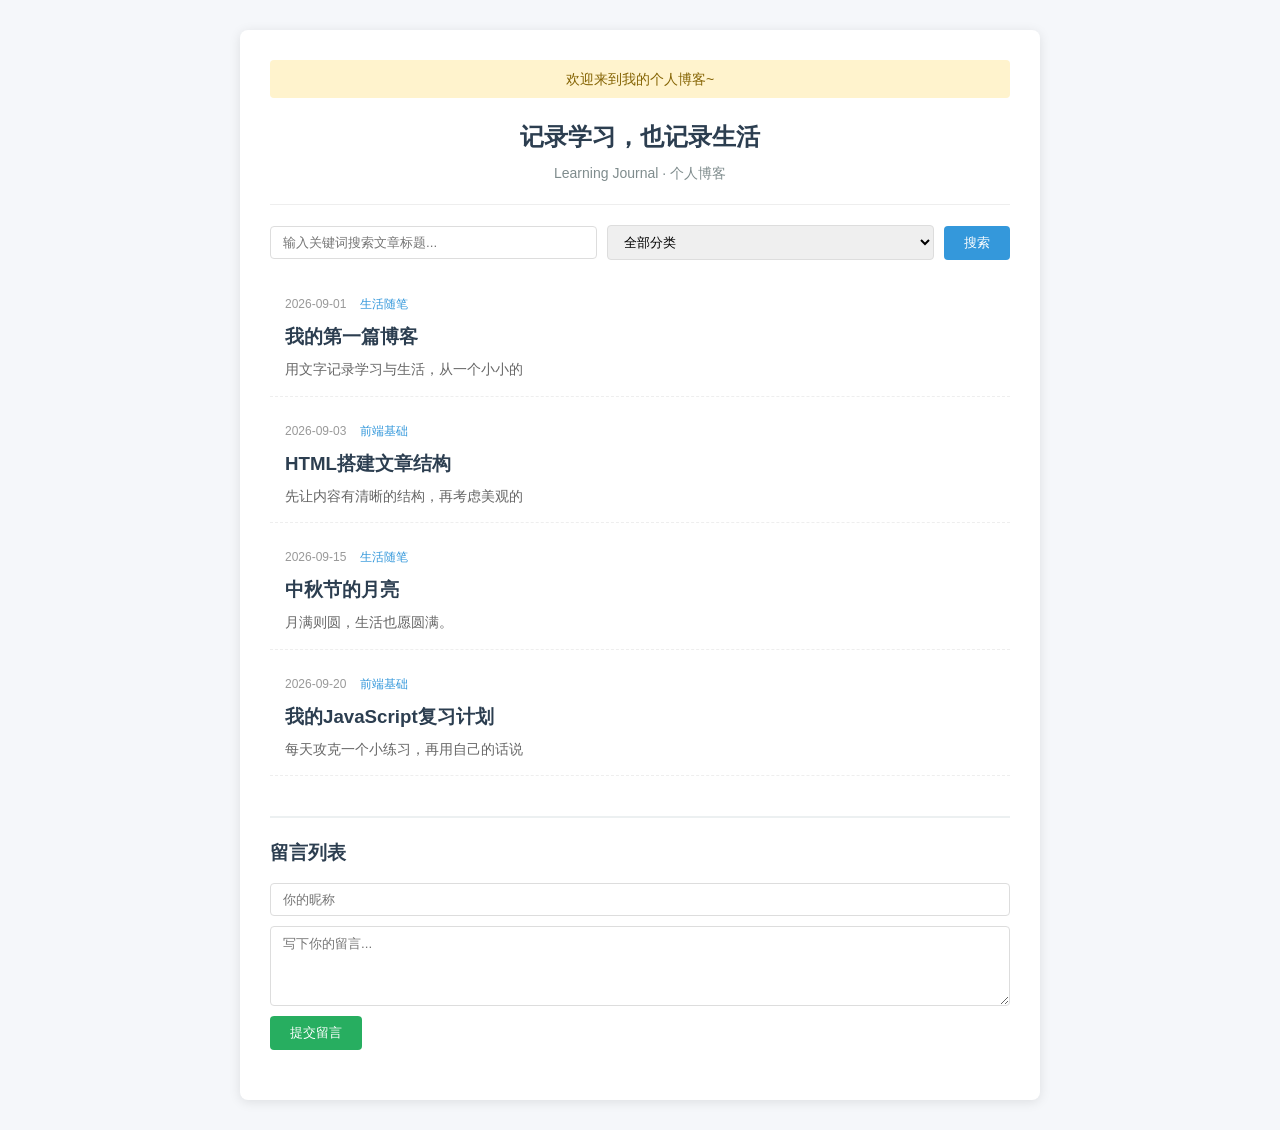
<file: 实验 4_动态页面与数据驱动交互/index.html>
<!DOCTYPE html>
<html lang="zh-CN">
<head>
  <meta charset="UTF-8">
  <title>个人博客 - 动态数据交互</title>
  <style>
    * { margin: 0; padding: 0; box-sizing: border-box; }
    body {
      font-family: "微软雅黑", sans-serif;
      background: #f5f7fa;
      color: #333;
      line-height: 1.6;
    }
    .container {
      width: 800px;
      margin: 30px auto;
      background: #fff;
      padding: 30px;
      border-radius: 8px;
      box-shadow: 0 2px 12px rgba(0,0,0,0.1);
    }
    .header {
      text-align: center;
      padding-bottom: 20px;
      border-bottom: 1px solid #eee;
      margin-bottom: 20px;
    }
    .header h2 { color: #2c3e50; }
    .header p { color: #7f8c8d; font-size: 14px; margin-top: 5px; }

    /* 搜索区域 */
    .search-bar {
      display: flex;
      gap: 10px;
      margin-bottom: 20px;
      align-items: center;
    }
    .search-bar input, .search-bar select {
      padding: 8px 12px;
      border: 1px solid #ddd;
      border-radius: 4px;
      flex: 1;
    }
    .search-bar button {
      padding: 8px 20px;
      background: #3498db;
      color: #fff;
      border: none;
      border-radius: 4px;
      cursor: pointer;
    }
    .search-bar button:hover { background: #2980b9; }

    /* 文章列表 */
    .article-card {
      padding: 15px;
      border-bottom: 1px dashed #eee;
      margin-bottom: 10px;
    }
    .article-meta {
      color: #999;
      font-size: 12px;
      margin-bottom: 8px;
    }
    .article-card h3 {
      color: #2c3e50;
      margin-bottom: 6px;
    }
    .article-card p {
      color: #666;
      font-size: 14px;
    }
    .empty-tip {
      text-align: center;
      color: #999;
      padding: 30px;
    }

    /* 留言区域 */
    .message-section {
      margin-top: 40px;
      padding-top: 20px;
      border-top: 2px solid #ecf0f1;
    }
    .message-section h3 {
      color: #2c3e50;
      margin-bottom: 15px;
    }
    .message-form {
      display: flex;
      flex-direction: column;
      gap: 10px;
      margin-bottom: 20px;
    }
    .message-form input, .message-form textarea {
      padding: 8px 12px;
      border: 1px solid #ddd;
      border-radius: 4px;
      font-family: inherit;
    }
    .message-form textarea { resize: vertical; min-height: 80px; }
    .message-form button {
      align-self: flex-start;
      padding: 8px 20px;
      background: #27ae60;
      color: #fff;
      border: none;
      border-radius: 4px;
      cursor: pointer;
    }
    .message-form button:hover { background: #229954; }

    #message-list {
      list-style: none;
    }
    .message-item {
      padding: 12px;
      background: #f8f9fa;
      border-radius: 6px;
      margin-bottom: 10px;
      display: flex;
      justify-content: space-between;
      align-items: flex-start;
    }
    .message-user {
      font-weight: bold;
      color: #3498db;
      margin-bottom: 5px;
    }
    .message-content {
      color: #555;
      font-size: 14px;
    }
    .del-btn {
      background: #e74c3c;
      color: #fff;
      border: none;
      padding: 4px 10px;
      border-radius: 3px;
      font-size: 12px;
      cursor: pointer;
    }

    /* 定时器拓展 - 公告轮播 */
    .notice-bar {
      background: #fff3cd;
      color: #856404;
      padding: 8px;
      text-align: center;
      border-radius: 4px;
      margin-bottom: 20px;
      font-size: 14px;
    }
  </style>
</head>
<body>
  <div class="container">
    <!-- 定时器拓展：轮播公告 -->
    <div class="notice-bar" id="noticeBar">欢迎来到我的个人博客~</div>

    <div class="header">
      <h2>记录学习，也记录生活</h2>
      <p>Learning Journal · 个人博客</p>
    </div>

    <!-- 搜索与分类区域 -->
    <div class="search-bar">
      <input type="text" id="searchInput" placeholder="输入关键词搜索文章标题...">
      <select id="categorySelect">
        <option value="">全部分类</option>
        <option value="生活随笔">生活随笔</option>
        <option value="前端基础">前端基础</option>
      </select>
      <button id="searchBtn">搜索</button>
    </div>

    <!-- 文章列表容器 -->
    <div id="article-list"></div>

    <!-- 留言区域 -->
    <div class="message-section">
      <h3>留言列表</h3>
      <form class="message-form" id="messageForm">
        <input type="text" id="userName" placeholder="你的昵称" required>
        <textarea id="userMessage" placeholder="写下你的留言..." required></textarea>
        <button type="submit">提交留言</button>
      </form>
      <ul id="message-list" class="message-list"></ul>
    </div>
  </div>

  <!-- 引入数据文件和逻辑文件 -->
  <script src="js/blog-data.js"></script>
  <script src="js/blog-stage1.js"></script>
</body>
</html>
</file>
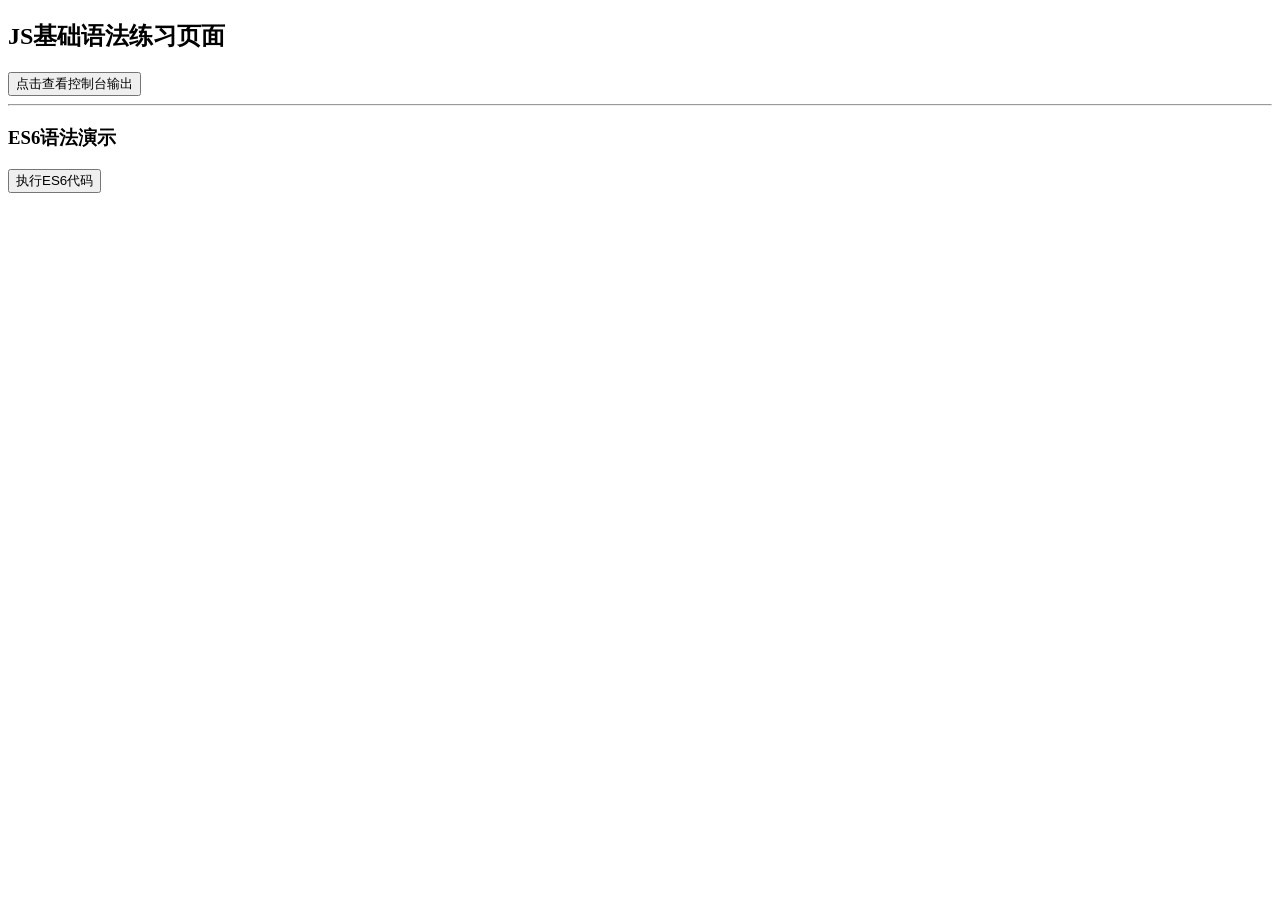
<file: JavaScript 实验源码/js-experiment/js-basics.html>
<!DOCTYPE html>
<html lang="zh-CN">
<head>
    <meta charset="UTF-8">
    <title>JS基础语法与三种引入方式</title>
    <!-- 第一种：JS写在head中，必须配合window.onload等待DOM渲染完成 -->
    <script>
        // window.onload：页面所有DOM、资源加载完成后才执行内部代码
        window.onload = function() {
            console.log("=== 1. head内JS（window.onload方式）执行 ===");
            const btn = document.getElementById('showBtn');
            btn.onclick = function() {
                console.log('点击按钮触发：head中JS执行成功');
            }

            // ---------- 基础语法练习 ----------
            console.log("\n=== JS基础语法演示 ===");
            // 变量与常量
            let num = 100;
            const SITE_NAME = "JavaScript实验";
            console.log("变量num:", num, "常量:", SITE_NAME);

            // 数据类型
            let str = "字符串类型";
            let bool = true;
            let arr = [10, 20, 30, 40];
            let obj = {name: "张三", score: 88};
            console.log("字符串:", str, "布尔:", bool);
            console.log("数组:", arr, "对象:", obj);

            // 条件语句
            let score = 78;
            if(score >= 90) console.log("成绩：优秀");
            else if(score >= 60) console.log("成绩：及格");
            else console.log("成绩：不及格");

            // 循环语句
            console.log("for循环输出1-5：");
            for(let i=1; i<=5; i++) {
                console.log(i);
            }

            // 普通函数
            function add(a, b) {
                return a + b;
            }
            console.log("函数调用 add(5,8):", add(5,8));
        }
    </script>
</head>
<body>
    <h2>JS基础语法练习页面</h2>
    <button id="showBtn">点击查看控制台输出</button>
    <hr>
    <h3>ES6语法演示</h3>
    <button id="es6Btn">执行ES6代码</button>

    <!-- 第二种：JS写在body底部，DOM已加载完成，无需window.onload -->
    <script>
        console.log("\n=== 2. body底部JS（无需onload）执行 ===");
        const es6Btn = document.getElementById('es6Btn');
        
        es6Btn.onclick = function() {
            console.log("\n=== ES6常用语法演示 ===");
            
            // 1. 块级作用域 let/const
            {
                let blockVar = "块级变量，外部不可访问";
                const BLOCK_CONST = "块级常量";
                console.log(blockVar, BLOCK_CONST);
            }

            // 2. 箭头函数
            const sum = (a, b) => a + b;
            console.log("箭头函数 sum(3,7):", sum(3,7));

            // 3. 模板字符串
            let name = "小明";
            let age = 21;
            let info = `姓名：${name}，年龄：${age}岁`;
            console.log("模板字符串:", info);

            // 4. 解构赋值
            let [x, y] = [100, 200];
            let {name: uName, age: uAge} = {name: "小红", age: 22};
            console.log("数组解构:", x, y, "对象解构:", uName, uAge);

            // 5. 数组高阶方法 map/filter
            let nums = [1,2,3,4,5];
            let double = nums.map(item => item * 2);
            let bigNum = nums.filter(item => item > 3);
            console.log("map结果:", double, "filter结果:", bigNum);
        }
    </script>

    <!-- 第三种：引入外部独立JS文件，推荐放在body末尾 -->
    <script src="js/ex01.js"></script>
</body>
</html>
</file>
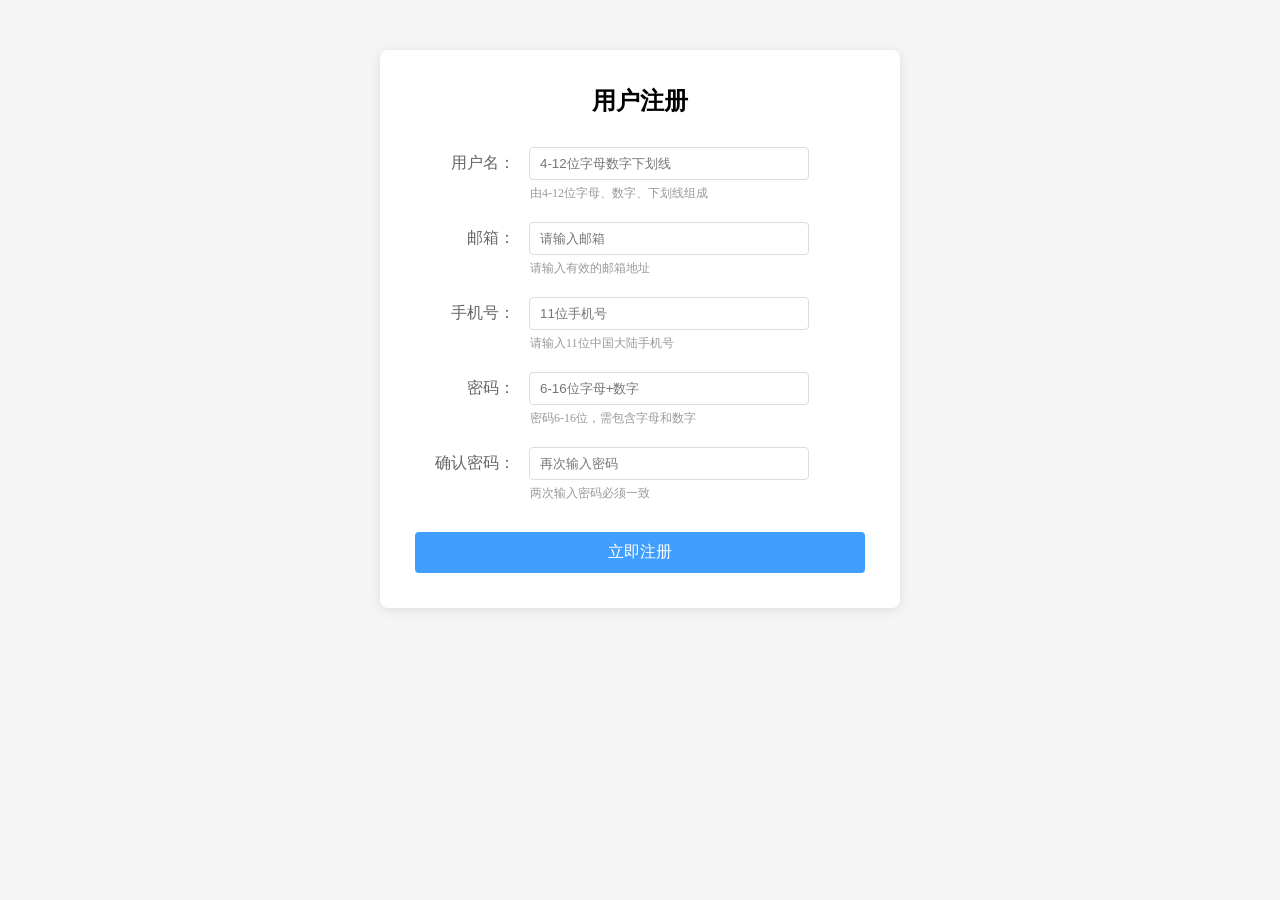
<file: JavaScript 实验源码/js-experiment/register-form.html>
<!DOCTYPE html>
<html lang="zh-CN">
<head>
    <meta charset="UTF-8">
    <title>JS表单验证练习</title>
    <style>
        * { margin: 0; padding: 0; box-sizing: border-box; }
        body { 
            background: #f5f5f5; 
            padding: 50px 0;
            font-family: "微软雅黑";
        }
        .form-box {
            width: 520px;
            margin: 0 auto;
            background: white;
            padding: 35px;
            border-radius: 8px;
            box-shadow: 0 2px 12px rgba(0,0,0,0.1);
        }
        h2 { text-align: center; margin-bottom: 30px; }
        .form-item { margin-bottom: 20px; }
        .form-item label {
            display: inline-block;
            width: 100px;
            text-align: right;
            margin-right: 10px;
            color: #666;
        }
        .form-item input {
            width: 280px;
            padding: 8px 10px;
            border: 1px solid #ddd;
            border-radius: 4px;
            outline: none;
        }
        .form-item input:focus { border-color: #409eff; }
        .tip {
            display: block;
            margin: 5px 0 0 115px;
            font-size: 12px;
            color: #999;
        }
        .tip.error { color: #f56c6c; }
        .tip.success { color: #67c23a; }
        .submit-btn {
            width: 100%;
            padding: 10px;
            background: #409eff;
            color: white;
            border: none;
            border-radius: 4px;
            font-size: 16px;
            cursor: pointer;
            margin-top: 10px;
        }
    </style>
</head>
<body>
    <div class="form-box">
        <h2>用户注册</h2>
        <form id="registerForm">
            <div class="form-item">
                <label>用户名：</label>
                <input type="text" id="username" placeholder="4-12位字母数字下划线">
                <span class="tip" id="userTip">由4-12位字母、数字、下划线组成</span>
            </div>
            <div class="form-item">
                <label>邮箱：</label>
                <input type="text" id="email" placeholder="请输入邮箱">
                <span class="tip" id="emailTip">请输入有效的邮箱地址</span>
            </div>
            <div class="form-item">
                <label>手机号：</label>
                <input type="text" id="phone" placeholder="11位手机号">
                <span class="tip" id="phoneTip">请输入11位中国大陆手机号</span>
            </div>
            <div class="form-item">
                <label>密码：</label>
                <input type="password" id="pwd" placeholder="6-16位字母+数字">
                <span class="tip" id="pwdTip">密码6-16位，需包含字母和数字</span>
            </div>
            <div class="form-item">
                <label>确认密码：</label>
                <input type="password" id="repwd" placeholder="再次输入密码">
                <span class="tip" id="repwdTip">两次输入密码必须一致</span>
            </div>
            <button type="submit" class="submit-btn">立即注册</button>
        </form>
    </div>

    <script>
        // ========== 1. 正则表达式定义 ==========
        const regUser = /^\w{4,12}$/;          // 用户名
        const regEmail = /^\w+([-+.]\w+)*@\w+([-.]\w+)*\.\w+([-.]\w+)*$/; // 邮箱
        const regPhone = /^1[3-9]\d{9}$/;      // 手机号
        const regPwd = /^(?=.*[a-zA-Z])(?=.*\d)[a-zA-Z\d]{6,16}$/; // 密码

        // ========== 2. 获取DOM元素 ==========
        const form = document.getElementById('registerForm');
        const username = document.getElementById('username');
        const email = document.getElementById('email');
        const phone = document.getElementById('phone');
        const pwd = document.getElementById('pwd');
        const repwd = document.getElementById('repwd');

        const userTip = document.getElementById('userTip');
        const emailTip = document.getElementById('emailTip');
        const phoneTip = document.getElementById('phoneTip');
        const pwdTip = document.getElementById('pwdTip');
        const repwdTip = document.getElementById('repwdTip');

        // ========== 3. 通用提示函数 ==========
        function showError(el, msg) { el.className = 'tip error'; el.textContent = msg; }
        function showSuccess(el, msg) { el.className = 'tip success'; el.textContent = msg; }
        function showDefault(el, msg) { el.className = 'tip'; el.textContent = msg; }

        // ========== 4. 单个字段验证函数 ==========
        function checkUser() {
            let val = username.value.trim();
            if(!val) { showError(userTip, '用户名不能为空'); return false; }
            if(!regUser.test(val)) { showError(userTip, '格式错误，需4-12位字母数字下划线'); return false; }
            showSuccess(userTip, '格式正确');
            return true;
        }
        function checkEmail() {
            let val = email.value.trim();
            if(!val) { showError(emailTip, '邮箱不能为空'); return false; }
            if(!regEmail.test(val)) { showError(emailTip, '邮箱格式不正确'); return false; }
            showSuccess(emailTip, '格式正确');
            return true;
        }
        function checkPhone() {
            let val = phone.value.trim();
            if(!val) { showError(phoneTip, '手机号不能为空'); return false; }
            if(!regPhone.test(val)) { showError(phoneTip, '请输入11位有效手机号'); return false; }
            showSuccess(phoneTip, '格式正确');
            return true;
        }
        function checkPwd() {
            let val = pwd.value;
            if(!val) { showError(pwdTip, '密码不能为空'); return false; }
            if(!regPwd.test(val)) { showError(pwdTip, '密码需6-16位，包含字母和数字'); return false; }
            showSuccess(pwdTip, '格式正确');
            if(repwd.value) checkRepwd(); // 密码修改后重新校验确认密码
            return true;
        }
        function checkRepwd() {
            let val = repwd.value;
            if(!val) { showError(repwdTip, '请再次输入密码'); return false; }
            if(val !== pwd.value) { showError(repwdTip, '两次密码不一致'); return false; }
            showSuccess(repwdTip, '两次密码一致');
            return true;
        }

        // ========== 5. 绑定 focus / blur 事件 ==========
        username.addEventListener('focus', () => showDefault(userTip, '由4-12位字母、数字、下划线组成'));
        username.addEventListener('blur', checkUser);

        email.addEventListener('focus', () => showDefault(emailTip, '请输入有效的邮箱地址'));
        email.addEventListener('blur', checkEmail);

        phone.addEventListener('focus', () => showDefault(phoneTip, '请输入11位中国大陆手机号'));
        phone.addEventListener('blur', checkPhone);

        pwd.addEventListener('focus', () => showDefault(pwdTip, '密码6-16位，需包含字母和数字'));
        pwd.addEventListener('blur', checkPwd);

        repwd.addEventListener('focus', () => showDefault(repwdTip, '两次输入密码必须一致'));
        repwd.addEventListener('blur', checkRepwd);

        // ========== 6. 表单 submit 提交验证 ==========
        form.addEventListener('submit', function(e) {
            e.preventDefault(); // 阻止表单默认跳转提交

            // 执行所有验证
            const res1 = checkUser();
            const res2 = checkEmail();
            const res3 = checkPhone();
            const res4 = checkPwd();
            const res5 = checkRepwd();

            if(res1 && res2 && res3 && res4 && res5) {
                // 收集表单数据
                const data = {
                    username: username.value.trim(),
                    email: email.value.trim(),
                    phone: phone.value.trim(),
                    password: pwd.value
                };
                console.log("=== 表单验证通过，提交数据 ===");
                console.log(data);
                alert('注册成功！详细数据已输出到浏览器控制台');
            } else {
                console.log("表单验证未通过，请检查输入项");
            }
        });
    </script>
</body>
</html>
</file>
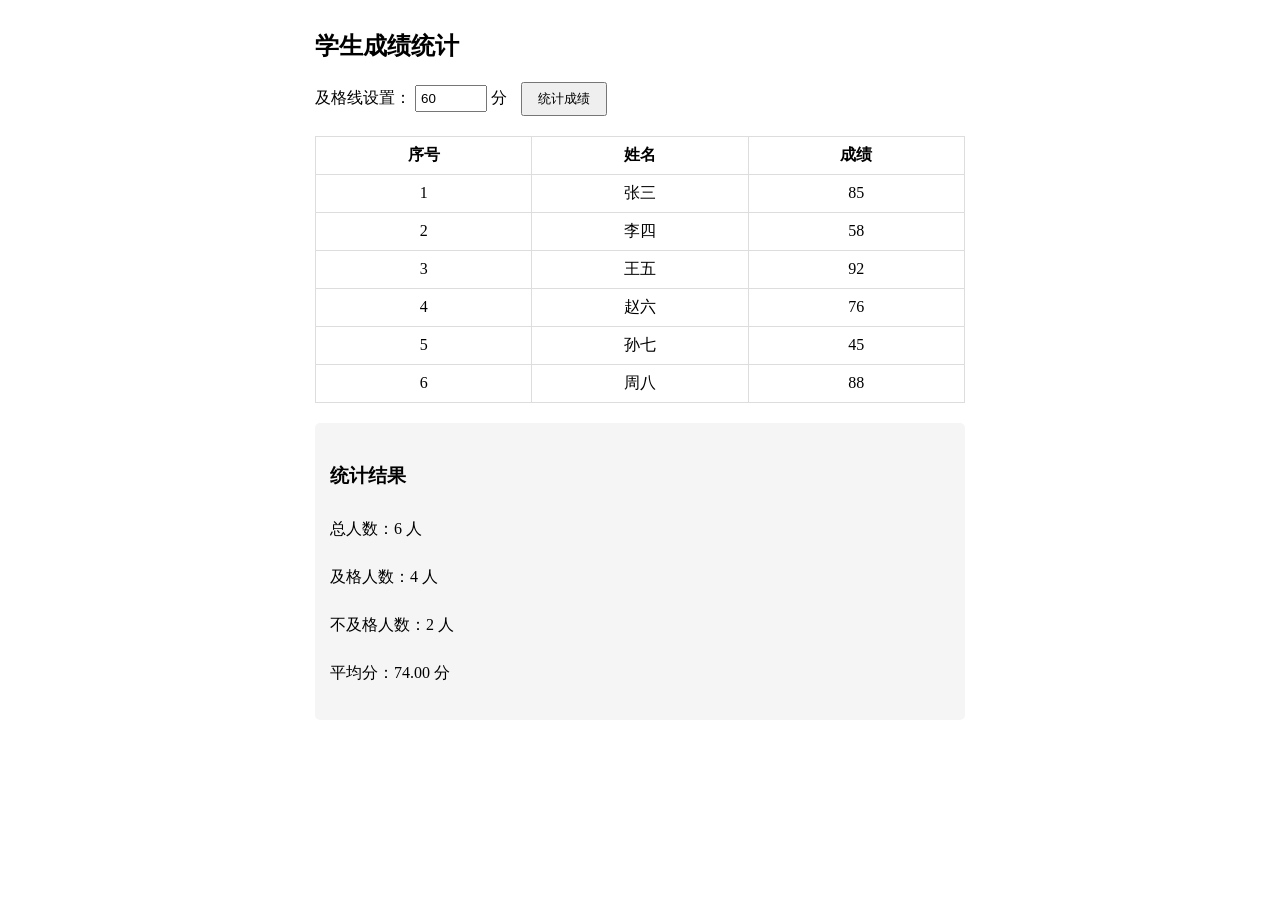
<file: JavaScript 实验源码/js-experiment/score-statistics.html>
<!DOCTYPE html>
<html lang="zh-CN">
<head>
    <meta charset="UTF-8">
    <title>JS事件练习：学生成绩统计</title>
    <style>
        .container { width: 650px; margin: 30px auto; font-family: "微软雅黑"; }
        .pass-line { margin: 15px 0; }
        .pass-line input { width: 60px; padding: 4px; }
        button { padding: 6px 15px; cursor: pointer; margin-left: 10px; }
        table { width: 100%; border-collapse: collapse; margin: 20px 0; }
        th, td { border: 1px solid #ddd; padding: 8px; text-align: center; }
        tbody tr:hover { background: #e8f4ff; cursor: pointer; }
        .result { padding: 15px; background: #f5f5f5; border-radius: 5px; line-height: 2; }
    </style>
</head>
<body>
    <div class="container">
        <h2>学生成绩统计</h2>
        <div class="pass-line">
            及格线设置：
            <input type="number" id="passLine" value="60"> 分
            <button id="calcBtn">统计成绩</button>
        </div>

        <table>
            <thead>
                <tr><th>序号</th><th>姓名</th><th>成绩</th></tr>
            </thead>
            <tbody id="scoreBody">
                <tr><td>1</td><td>张三</td><td>85</td></tr>
                <tr><td>2</td><td>李四</td><td>58</td></tr>
                <tr><td>3</td><td>王五</td><td>92</td></tr>
                <tr><td>4</td><td>赵六</td><td>76</td></tr>
                <tr><td>5</td><td>孙七</td><td>45</td></tr>
                <tr><td>6</td><td>周八</td><td>88</td></tr>
            </tbody>
        </table>

        <div class="result">
            <h3>统计结果</h3>
            <p>总人数：<span id="totalNum">0</span> 人</p>
            <p>及格人数：<span id="passNum">0</span> 人</p>
            <p>不及格人数：<span id="failNum">0</span> 人</p>
            <p>平均分：<span id="avgScore">0</span> 分</p>
        </div>
    </div>

    <script>
        // DOM元素查找：三种常用获取方式
        const calcBtn = document.getElementById('calcBtn'); // 通过ID获取
        const scoreBody = document.getElementById('scoreBody');
        const passLineInput = document.querySelector('#passLine'); // 选择器获取单个
        const rows = document.querySelectorAll('#scoreBody tr'); // 选择器获取多个

        // 点击事件：点击按钮统计成绩
        calcBtn.onclick = calculateScore;

        // 鼠标事件：课后选做 - 悬停行显示学生信息
        rows.forEach(row => {
            row.addEventListener('mouseenter', function() {
                const name = this.children[1].textContent;
                const score = this.children[2].textContent;
                console.log(`鼠标悬停：学生${name}，成绩${score}分`);
            });
        });

        // 统计核心函数
        function calculateScore() {
            const passLine = parseFloat(passLineInput.value) || 60;
            let total = rows.length;
            let passCount = 0;
            let sum = 0;

            rows.forEach(row => {
                let score = parseFloat(row.children[2].textContent);
                sum += score;
                if(score >= passLine) passCount++;
            });

            let avg = (sum / total).toFixed(2);
            // 更新页面显示
            document.getElementById('totalNum').textContent = total;
            document.getElementById('passNum').textContent = passCount;
            document.getElementById('failNum').textContent = total - passCount;
            document.getElementById('avgScore').textContent = avg;

            // 控制台输出结果
            console.log("\n=== 成绩统计结果 ===");
            console.log(`及格线：${passLine}分 | 总人数：${total}人`);
            console.log(`及格：${passCount}人 | 不及格：${total-passCount}人 | 平均分：${avg}分`);
        }

        // 页面加载自动执行一次统计
        window.onload = calculateScore;
    </script>
</body>
</html>
</file>
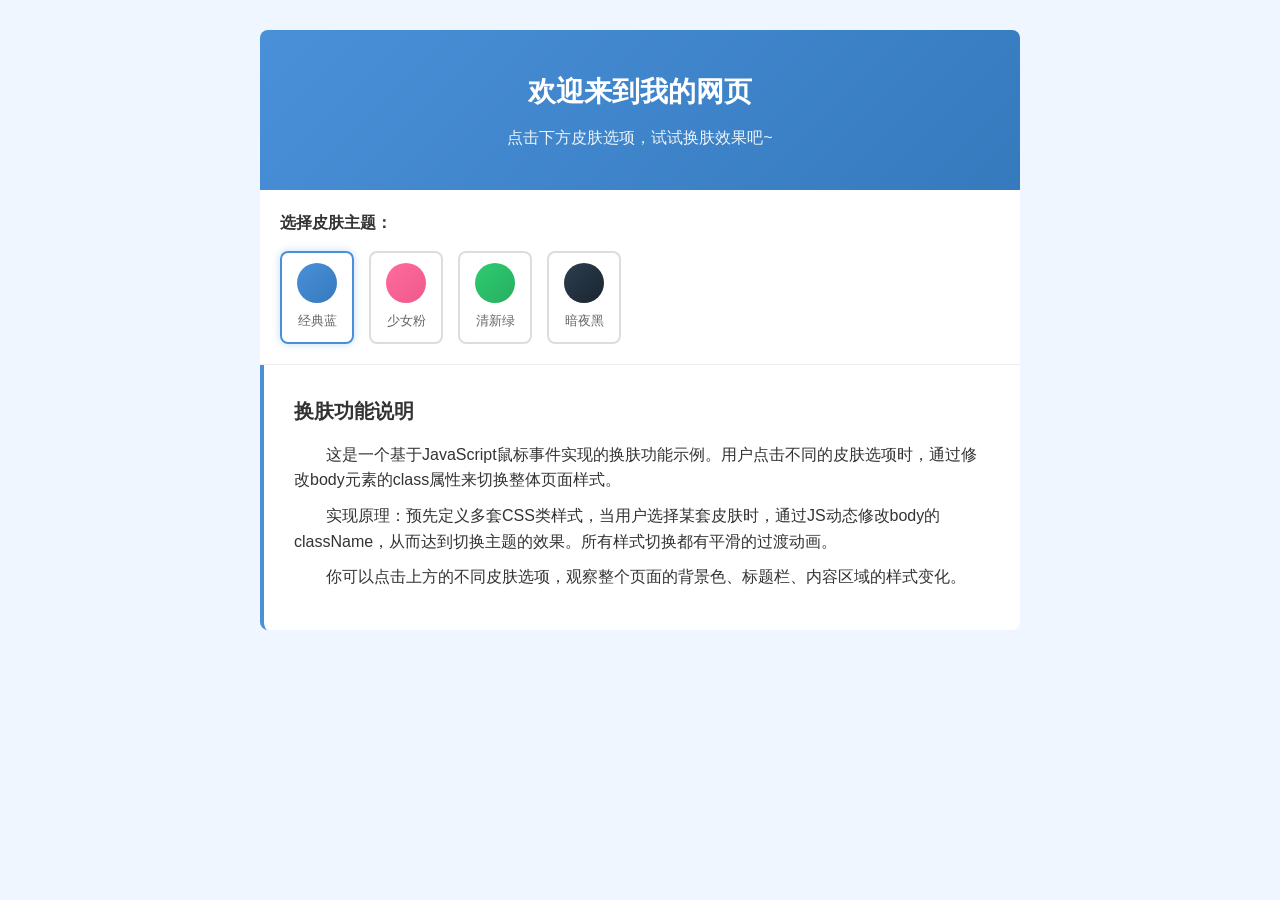
<file: JavaScript 实验源码/js-experiment/skin.html>
<!DOCTYPE html>
<html lang="zh-CN">
<head>
  <meta charset="UTF-8">
  <title>实验3 - 换肤功能</title>
  <style>
    * { margin: 0; padding: 0; box-sizing: border-box; }
    body {
      font-family: "微软雅黑", sans-serif;
      line-height: 1.6;
      transition: background 0.3s, color 0.3s;
    }
    /* 默认皮肤 - 蓝色 */
    body.skin-blue {
      background: #f0f6ff;
      color: #333;
    }
    body.skin-blue .header {
      background: linear-gradient(135deg, #4a90d9, #357abd);
      color: #fff;
    }
    body.skin-blue .content {
      background: #fff;
      border-left: 4px solid #4a90d9;
    }
    body.skin-blue .skin-item input:checked + .skin-label {
      border-color: #4a90d9;
      box-shadow: 0 0 8px rgba(74, 144, 217, 0.3);
    }

    /* 粉色皮肤 */
    body.skin-pink {
      background: #fff0f5;
      color: #555;
    }
    body.skin-pink .header {
      background: linear-gradient(135deg, #ff6b9d, #ee5a8a);
      color: #fff;
    }
    body.skin-pink .content {
      background: #fff;
      border-left: 4px solid #ff6b9d;
    }
    body.skin-pink .skin-item input:checked + .skin-label {
      border-color: #ff6b9d;
      box-shadow: 0 0 8px rgba(255, 107, 157, 0.3);
    }

    /* 绿色皮肤 */
    body.skin-green {
      background: #f0fff4;
      color: #333;
    }
    body.skin-green .header {
      background: linear-gradient(135deg, #2ecc71, #27ae60);
      color: #fff;
    }
    body.skin-green .content {
      background: #fff;
      border-left: 4px solid #2ecc71;
    }
    body.skin-green .skin-item input:checked + .skin-label {
      border-color: #2ecc71;
      box-shadow: 0 0 8px rgba(46, 204, 113, 0.3);
    }

    /* 暗色皮肤 */
    body.skin-dark {
      background: #2c3e50;
      color: #ecf0f1;
    }
    body.skin-dark .header {
      background: linear-gradient(135deg, #1a252f, #34495e);
      color: #ecf0f1;
    }
    body.skin-dark .content {
      background: #34495e;
      border-left: 4px solid #f39c12;
    }
    body.skin-dark .content p { color: #bdc3c7; }
    body.skin-dark .skin-item input:checked + .skin-label {
      border-color: #f39c12;
      box-shadow: 0 0 8px rgba(243, 156, 18, 0.3);
    }

    .container {
      max-width: 800px;
      margin: 30px auto;
      padding: 0 20px;
    }
    .header {
      padding: 40px;
      text-align: center;
      border-radius: 8px 8px 0 0;
    }
    .header h1 { font-size: 28px; margin-bottom: 10px; }
    .header p { opacity: 0.9; }

    .skin-selector {
      background: #fff;
      padding: 20px;
      border-bottom: 1px solid #eee;
    }
    .skin-selector h3 {
      margin-bottom: 15px;
      font-size: 16px;
      color: inherit;
    }
    .skin-list {
      display: flex;
      gap: 15px;
      flex-wrap: wrap;
    }
    .skin-item {
      cursor: pointer;
    }
    .skin-item input {
      display: none;
    }
    .skin-label {
      display: flex;
      flex-direction: column;
      align-items: center;
      padding: 10px 15px;
      border: 2px solid #ddd;
      border-radius: 8px;
      transition: all 0.3s;
      cursor: pointer;
    }
    .skin-label:hover {
      border-color: #999;
    }
    .skin-preview {
      width: 40px;
      height: 40px;
      border-radius: 50%;
      margin-bottom: 8px;
    }
    .preview-blue { background: linear-gradient(135deg, #4a90d9, #357abd); }
    .preview-pink { background: linear-gradient(135deg, #ff6b9d, #ee5a8a); }
    .preview-green { background: linear-gradient(135deg, #2ecc71, #27ae60); }
    .preview-dark { background: linear-gradient(135deg, #2c3e50, #1a252f); }
    .skin-name {
      font-size: 13px;
      color: #666;
    }

    .content {
      padding: 30px;
      border-radius: 0 0 8px 8px;
    }
    .content h2 {
      margin-bottom: 15px;
      font-size: 20px;
    }
    .content p {
      margin-bottom: 10px;
      text-indent: 2em;
    }
  </style>
</head>
<body class="skin-blue">
  <div class="container">
    <div class="header">
      <h1>欢迎来到我的网页</h1>
      <p>点击下方皮肤选项，试试换肤效果吧~</p>
    </div>

    <div class="skin-selector">
      <h3>选择皮肤主题：</h3>
      <div class="skin-list">
        <label class="skin-item">
          <input type="radio" name="skin" value="skin-blue" checked>
          <span class="skin-label">
            <span class="skin-preview preview-blue"></span>
            <span class="skin-name">经典蓝</span>
          </span>
        </label>
        <label class="skin-item">
          <input type="radio" name="skin" value="skin-pink">
          <span class="skin-label">
            <span class="skin-preview preview-pink"></span>
            <span class="skin-name">少女粉</span>
          </span>
        </label>
        <label class="skin-item">
          <input type="radio" name="skin" value="skin-green">
          <span class="skin-label">
            <span class="skin-preview preview-green"></span>
            <span class="skin-name">清新绿</span>
          </span>
        </label>
        <label class="skin-item">
          <input type="radio" name="skin" value="skin-dark">
          <span class="skin-label">
            <span class="skin-preview preview-dark"></span>
            <span class="skin-name">暗夜黑</span>
          </span>
        </label>
      </div>
    </div>

    <div class="content">
      <h2>换肤功能说明</h2>
      <p>这是一个基于JavaScript鼠标事件实现的换肤功能示例。用户点击不同的皮肤选项时，通过修改body元素的class属性来切换整体页面样式。</p>
      <p>实现原理：预先定义多套CSS类样式，当用户选择某套皮肤时，通过JS动态修改body的className，从而达到切换主题的效果。所有样式切换都有平滑的过渡动画。</p>
      <p>你可以点击上方的不同皮肤选项，观察整个页面的背景色、标题栏、内容区域的样式变化。</p>
    </div>
  </div>

  <script>
    // 换肤功能 - 绑定鼠标点击事件
    const skinRadios = document.querySelectorAll('input[name="skin"]');
    
    skinRadios.forEach(radio => {
      radio.addEventListener('click', function() {
        // 移除所有皮肤类
        document.body.classList.remove('skin-blue', 'skin-pink', 'skin-green', 'skin-dark');
        // 添加选中的皮肤类
        document.body.classList.add(this.value);
        // 保存到本地存储
        localStorage.setItem('selectedSkin', this.value);
      });
    });

    // 页面加载时恢复上次选择的皮肤
    window.onload = function() {
      const savedSkin = localStorage.getItem('selectedSkin');
      if (savedSkin) {
        document.body.classList.remove('skin-blue', 'skin-pink', 'skin-green', 'skin-dark');
        document.body.classList.add(savedSkin);
        // 同步单选按钮状态
        document.querySelector(`input[name="skin"][value="${savedSkin}"]`).checked = true;
      }
    };
  </script>
</body>
</html>
</file>
